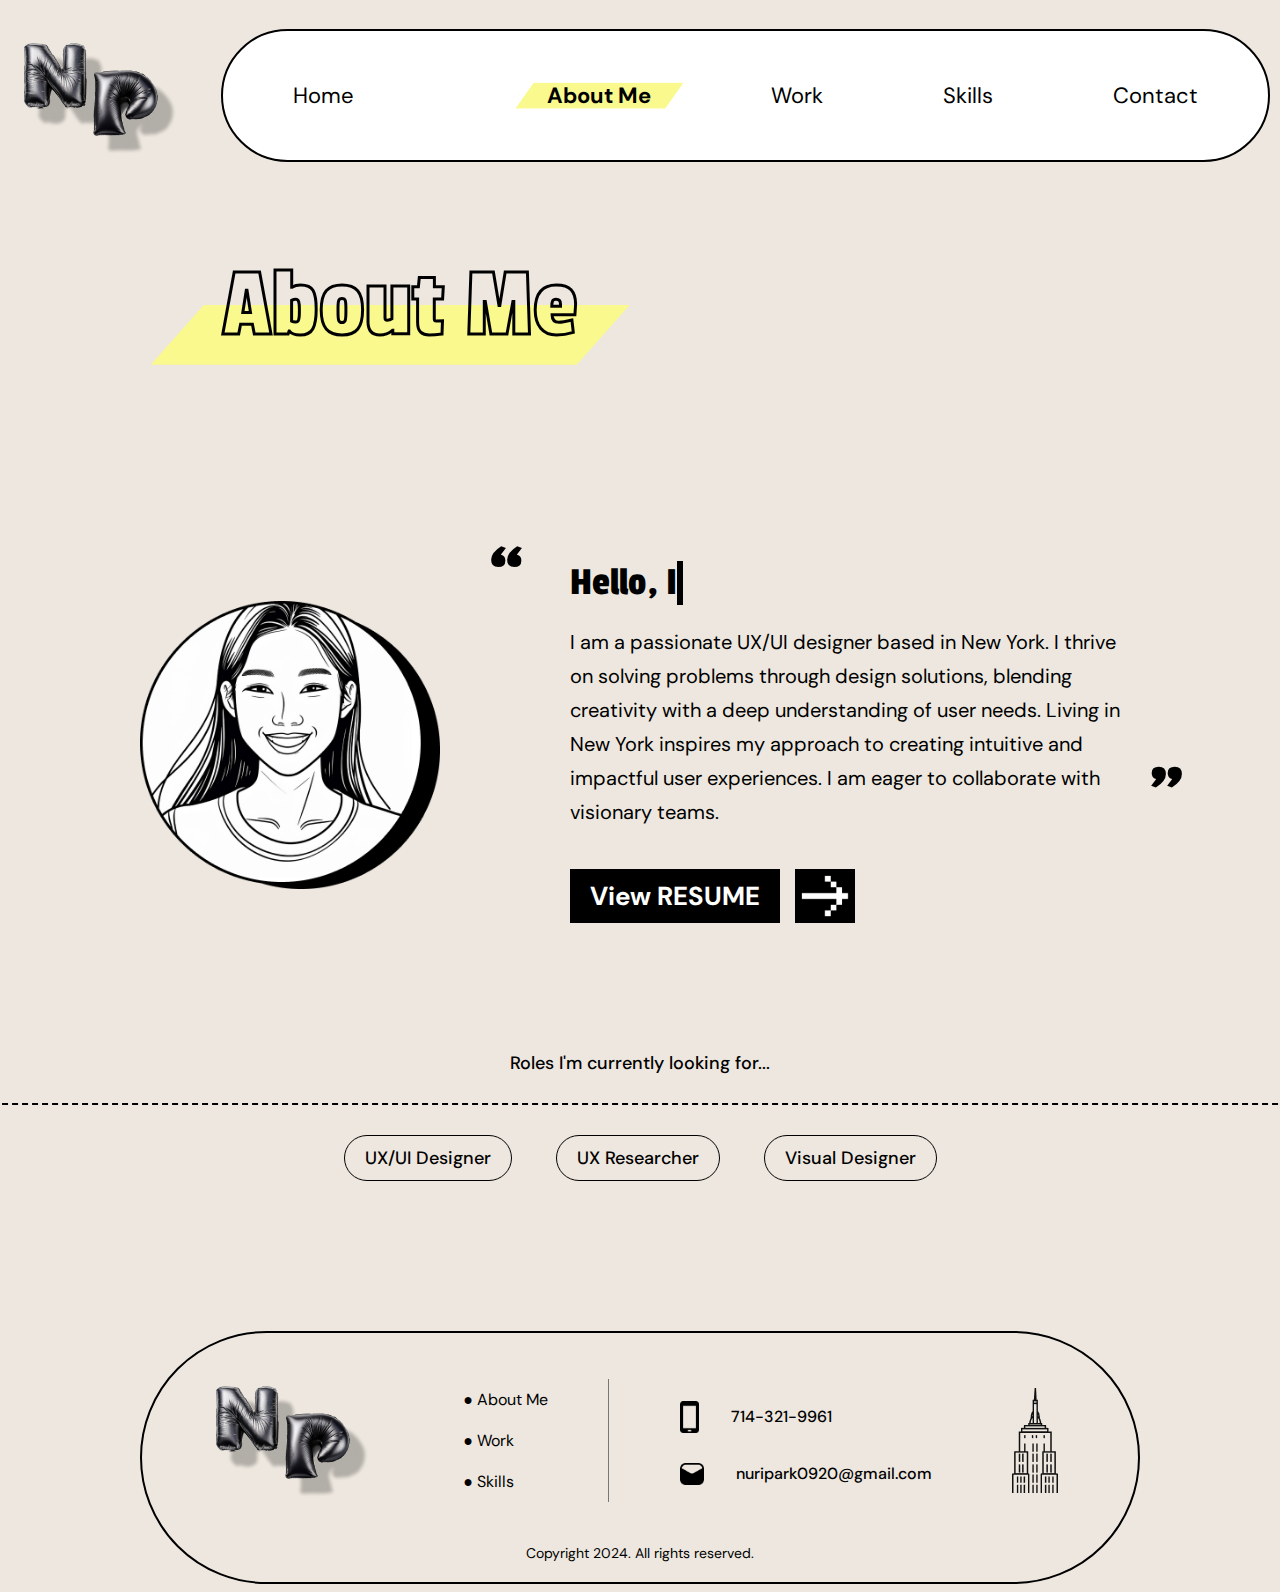
<file: index.html>
<!DOCTYPE html>
<html>
    <head>
        <link rel="stylesheet" href="css/style_HW_17.css">
        <link rel="preconnect" href="https://fonts.googleapis.com">
        <link rel="preconnect" href="https://fonts.gstatic.com" crossorigin>
        <link href="https://fonts.googleapis.com/css2?family=Passion+One:wght@400;700;900&display=swap" rel="stylesheet">
        <link rel="preconnect" href="https://fonts.googleapis.com">
        <link rel="preconnect" href="https://fonts.gstatic.com" crossorigin>
        <link href="https://fonts.googleapis.com/css2?family=DM+Sans:ital,opsz,wght@0,9..40,100..1000;1,9..40,100..1000&display=swap" rel="stylesheet">
        <meta name="viewport" content="width=device-width, initial-scale=1.0">
        <!-- Google tag (gtag.js) -->
        <script async src="https://www.googletagmanager.com/gtag/js?id=G-37LJF4W4J7"></script>
        <script>
         window.dataLayer = window.dataLayer || [];
         function gtag(){dataLayer.push(arguments);}
         gtag('js', new Date());
         
         gtag('config', 'G-37LJF4W4J7');
        </script>
    </head>
    <body>
    <!-- Navbar -->
        <header class="navigation">
            <div class="inline-block logo">
                <img src="Images\Logo.png" alt="logo">
            </div>
            <nav class="inline-block">
                <ul>
                    <li class="navigation-text"><a href="#">Home</a></li>
                    <li class="navigation-text-active">
                        <span class="highlight" href="#">About Me</span>
                    </li>
                    <li class="navigation-text"><a href="Work_index.html">Work</a></li>
                    <li class="navigation-text"><a href="Skills_index.html">Skills</a></li>
                    <li class="navigation-text"><a href="#">Contact</a></li>
                </ul>
            </nav>
        </header>

        <!-- mobile header -->
        <div class="mobile-header">
            <img src="Images\Logo.png" alt="logo" class="mobile-logo">
            <div class="menu-icon-wrapper">
                <img src="Images\mobile menu icon.png" alt="menu" class="menu-icon" id="menu-icon">
                <span class="menu-icon-bg"></span>
            </div>
        </div>

        <!--mobile overlay nav menu-->
        <div class="overlay-nav" id="overlay-nav">
            <div class="overlay-header">
                <img src="Images\Logo.png" alt="logo" class="overlay-logo">
                <img src="Images\icon-x close.png" alt="close" class="close-icon" id="close-icon">
            </div>
            <ul>
                <li class="navigation=text"><a href="#">Home</a></li>
                <li class="navigation=text"><a href="#">About Me</a></li>
                <li class="navigation=text"><a href="Work_index.html">Work</a></li>
                <li class="navigation=text"><a href="Skills_index.html">Skills</a></li>
                <li class="navigation=text"><a href="#">Contact</a></li>
            </ul>
        </div>
        
        <!-- Content -->
        <section class="heroImg">
            <!-- About me section -->
            <h1>About Me</h1>
            <div class="content">
               <div class="text-section">
                <img src="Images\about me-img.png" alt="picture of me" class="left">
                <div class="text-content">
                    <div class="quote-container">
                        <span class="quote-left">“</span>
                        <h2 id="typing-text"></h2>
                        <span class="cursor" id="cursor"></span>
                    </div>
                    <div class="quote-container">
                        <p>I am a passionate UX/UI designer based in New York. I thrive on solving problems through design solutions, blending creativity with a deep understanding of user needs. Living in New York inspires my approach to creating intuitive and impactful user experiences. I am eager to collaborate with visionary teams.</p>
                        <span class="quote-right">”</span>
                    </div>
                    <div class="button-section">
                        <span class="resume-text">View RESUME</span>
                        <a href="#" class="arrow-button">
                            <img src="Images\arrow.png" alt="arrow" class="arrow-icon">
                        </a>
                    </div>
                </div>
               </div>
            </div>
            <!-- Roles section -->
            <div class="roles">
                <div class="roles-text">
                    <p>Roles I'm currently looking for...</p>
                </div>
                <hr class="roles-hr">
                <div class="roles-box">UX/UI Designer</div>
                <div class="roles-box">UX Researcher</div>
                <div class="roles-box">Visual Designer</div>
                </div>
            </div>
        </section>

        <div id="back-to-top">
            <div class="arrow-up"></div>
        </div>
        <!-- Footer -->
        <footer class="footer">
            <div class="footer content">
                <div class="footer-logo-container">
                    <div class="footer-logo">
                        <img src="Images\Logo.png" alt="logo">
                    </div>
                </div>
                <ul class="footer-menu">
                    <li><a href="#">● About Me</a></li>
                    <li><a href="#">● Work</a></li>
                    <li><a href="#">● Skills</a></li>
                </ul>
                <div class="footer-info">
                    <div class="info-section">
                        <div class="contact-info">
                            <div class="phone">
                                <div class="phone-img">
                                    <img src="Images\phone icon.png" alt="phone icon" width="auto" height="32">
                                </div>
                                <a href="tel:7143219961">714-321-9961</a>
                            </div>
                            <div class="email">
                                <div class="email-img">
                                    <img src="Images\email icon.png" alt="email icon" width="24" height="auto">
                                </div>
                                <a href="mailto:nuripark0920@gmail.com">nuripark0920@gmail.com</a>
                            </div>
                        </div>
                        <div class="nyc-image">
                            <img src="Images\Icon_NY.png" alt="NYC">
                        </div>
                    </div>
                </div>
            </div>
            <div class="footer-bottom">
                <p>Copyright 2024. All rights reserved.</p>
            </div>
        </footer>
    
        <script src="https://ajax.googleapis.com/ajax/libs/jquery/3.4.1/jquery.min.js"></script>
        <script src="js/index.js"></script>
    </body>
</html>
</file>
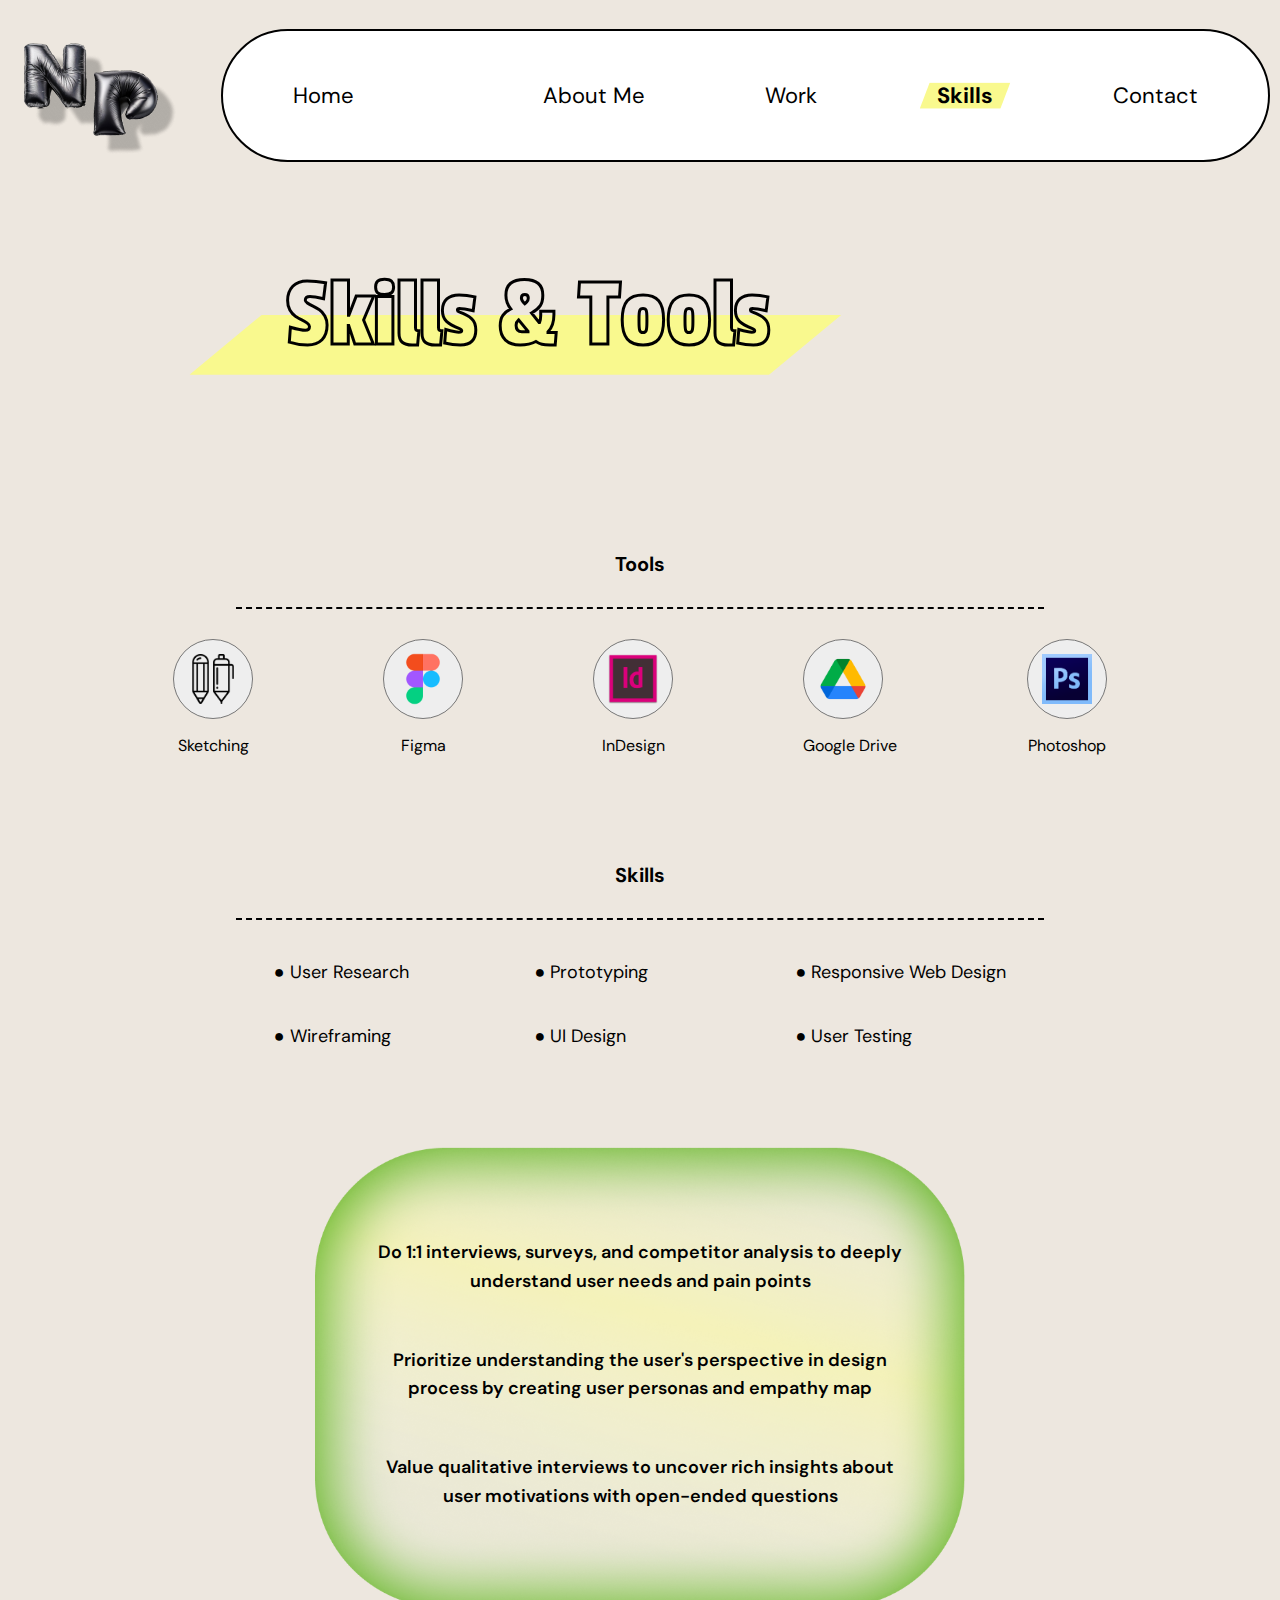
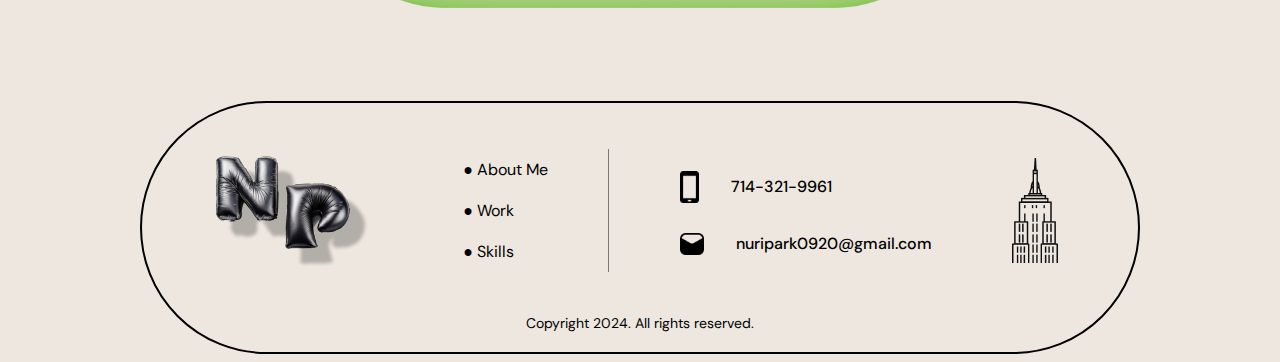
<file: Skills_index.html>
<!DOCTYPE html>
<html>
    <head>
        <link rel="stylesheet" href="css\Skills_style.css">
        <link rel="preconnect" href="https://fonts.googleapis.com">
        <link rel="preconnect" href="https://fonts.gstatic.com" crossorigin>
        <link href="https://fonts.googleapis.com/css2?family=Passion+One:wght@400;700;900&display=swap" rel="stylesheet">
        <link rel="preconnect" href="https://fonts.googleapis.com">
        <link rel="preconnect" href="https://fonts.gstatic.com" crossorigin>
        <link href="https://fonts.googleapis.com/css2?family=DM+Sans:ital,opsz,wght@0,9..40,100..1000;1,9..40,100..1000&display=swap" rel="stylesheet">
        <meta name="viewport" content="width=device-width, initial-scale=1.0">
    </head>
    <body>
    <!-- Navbar -->
        <header class="navigation">
            <div class="inline-block logo">
                <img src="Images\Logo.png" alt="logo">
            </div>
            <nav class="inline-block">
                <ul>
                    <li class="navigation-text"><a href="#">Home</a></li>
                    <li class="navigation-text"><a href="index.html">About Me</a></li>
                    <li class="navigation-text"><a href="Work_index.html">Work</a></li>
                    <li class="navigation-text-active">
                        <span class="highlight" href="#">Skills</span>
                    </li>
                    <li class="navigation-text"><a href="#">Contact</a></li>
                </ul>
            </nav>
        </header>

        <!-- mobile header -->
        <div class="mobile-header">
            <img src="Images\Logo.png" alt="logo" class="mobile-logo">
            <div class="menu-icon-wrapper">
                <img src="Images\mobile menu icon.png" alt="menu" class="menu-icon" id="menu-icon">
                <span class="menu-icon-bg"></span>
            </div>
        </div>

        <!--mobile overlay nav menu-->
        <div class="overlay-nav" id="overlay-nav">
            <div class="overlay-header">
                <img src="Images\Logo.png" alt="logo" class="overlay-logo">
                <img src="Images\icon-x close.png" alt="close" class="close-icon" id="close-icon">
            </div>
            <ul>
                <li class="navigation=text"><a href="#">Home</a></li>
                <li class="navigation=text"><a href="index.html">About Me</a></li>
                <li class="navigation=text"><a href="Work_index.html">Work</a></li>
                <li class="navigation=text"><a href="#">Skills</a></li>
                <li class="navigation=text"><a href="#">Contact</a></li>
            </ul>
        </div>

        <!-- Content -->
        <section class="mySkills">
            <h1>Skills & Tools</h1>
            <div class="flexContainer">
                <h4>Tools</h4>
                <hr>
                <div class="tools-container">
                    <div class="tools">
                        <div class="tool">
                            <div class="circle">
                                <img src="Images\Icon-Pencil.png" alt="Sketching">
                            </div>
                            <p>Sketching</p>
                        </div>
                        <div class="tool">
                            <div class="circle">
                                <img src="Images\Icon-Figma.png" alt="Figma">
                            </div>
                            <p>Figma</p>
                        </div>
                        <div class="tool">
                            <div class="circle">
                                <img src="Images\Icon-Id.png" alt="Indesign">
                            </div>
                            <p>InDesign</p>
                        </div>
                        <div class="tool">
                            <div class="circle">
                                <img src="Images\Icon-Google.png" alt="GoogleDrive">
                            </div>
                            <p>Google Drive</p>
                        </div>
                        <div class="tool">
                            <div class="circle">
                                <img src="Images\Icon-Ps.png" alt="Photoshop">
                            </div>
                            <p>Photoshop</p>
                        </div>
                    </div>
                </div>
                <h4>Skills</h4>
                <hr>
                <div class="skills-container">
                    <div class="skills">
                        <div class="skill">● User Research</div>
                        <div class="skill">● Prototyping</div>
                        <div class="skill">● Responsive Web Design</div>
                        <div class="skill">● Wireframing</div>
                        <div class="skill">● UI Design</div>
                        <div class="skill">● User Testing</div>
                    </div>
                </div>
                <div class="descriptions">
                    <img src="Images\Skills_background.png" class="backgroundImage" alt="background">
                    <p>Do 1:1 interviews, surveys, and competitor analysis to deeply understand user needs and pain points</p>
                    <p>Prioritize understanding the user's perspective in design process by creating user personas and empathy map</p>
                    <p>Value qualitative interviews to uncover rich insights about user motivations with open-ended questions</p>
                </div>
            </div>
        </section>

        <div id="back-to-top">
            <div class="arrow-up"></div>
        </div>

        <!-- Footer -->
        <footer class="footer">
            <div class="footer-content">
                <div class="footer-logo">
                    <img src="Images\Logo.png" alt="logo">
                </div>
                <ul class="footer-menu">
                    <li><a href="#">● About Me</a></li>
                    <li><a href="#">● Work</a></li>
                    <li><a href="#">● Skills</a></li>
                </ul>
                <div class="footer-info">
                    <div class="info-section">
                        <div class="contact-info">
                            <div class="phone">
                                <div class="phone-img">
                                    <img src="Images\phone icon.png" alt="phone icon" width="auto" height="32">
                                </div>
                                <a href="tel:7143219961">714-321-9961</a>
                            </div>
                            <div class="email">
                                <div class="email-img">
                                    <img src="Images\email icon.png" alt="email icon" width="24" height="auto">
                                </div>
                                <a href="mailto:nuripark0920@gmail.com">nuripark0920@gmail.com</a>
                            </div>
                        </div>
                        <div class="nyc-image">
                            <img src="Images\Icon_NY.png" alt="NYC">
                        </div>
                    </div>
                </div>
            </div>
            <div class="footer-bottom">
                <p>Copyright 2024. All rights reserved.</p>
            </div>
        </footer>
        <script src="https://ajax.googleapis.com/ajax/libs/jquery/3.4.1/jquery.min.js"></script>
        <script src="js/index.js"></script>
    </body>
</html>
</file>
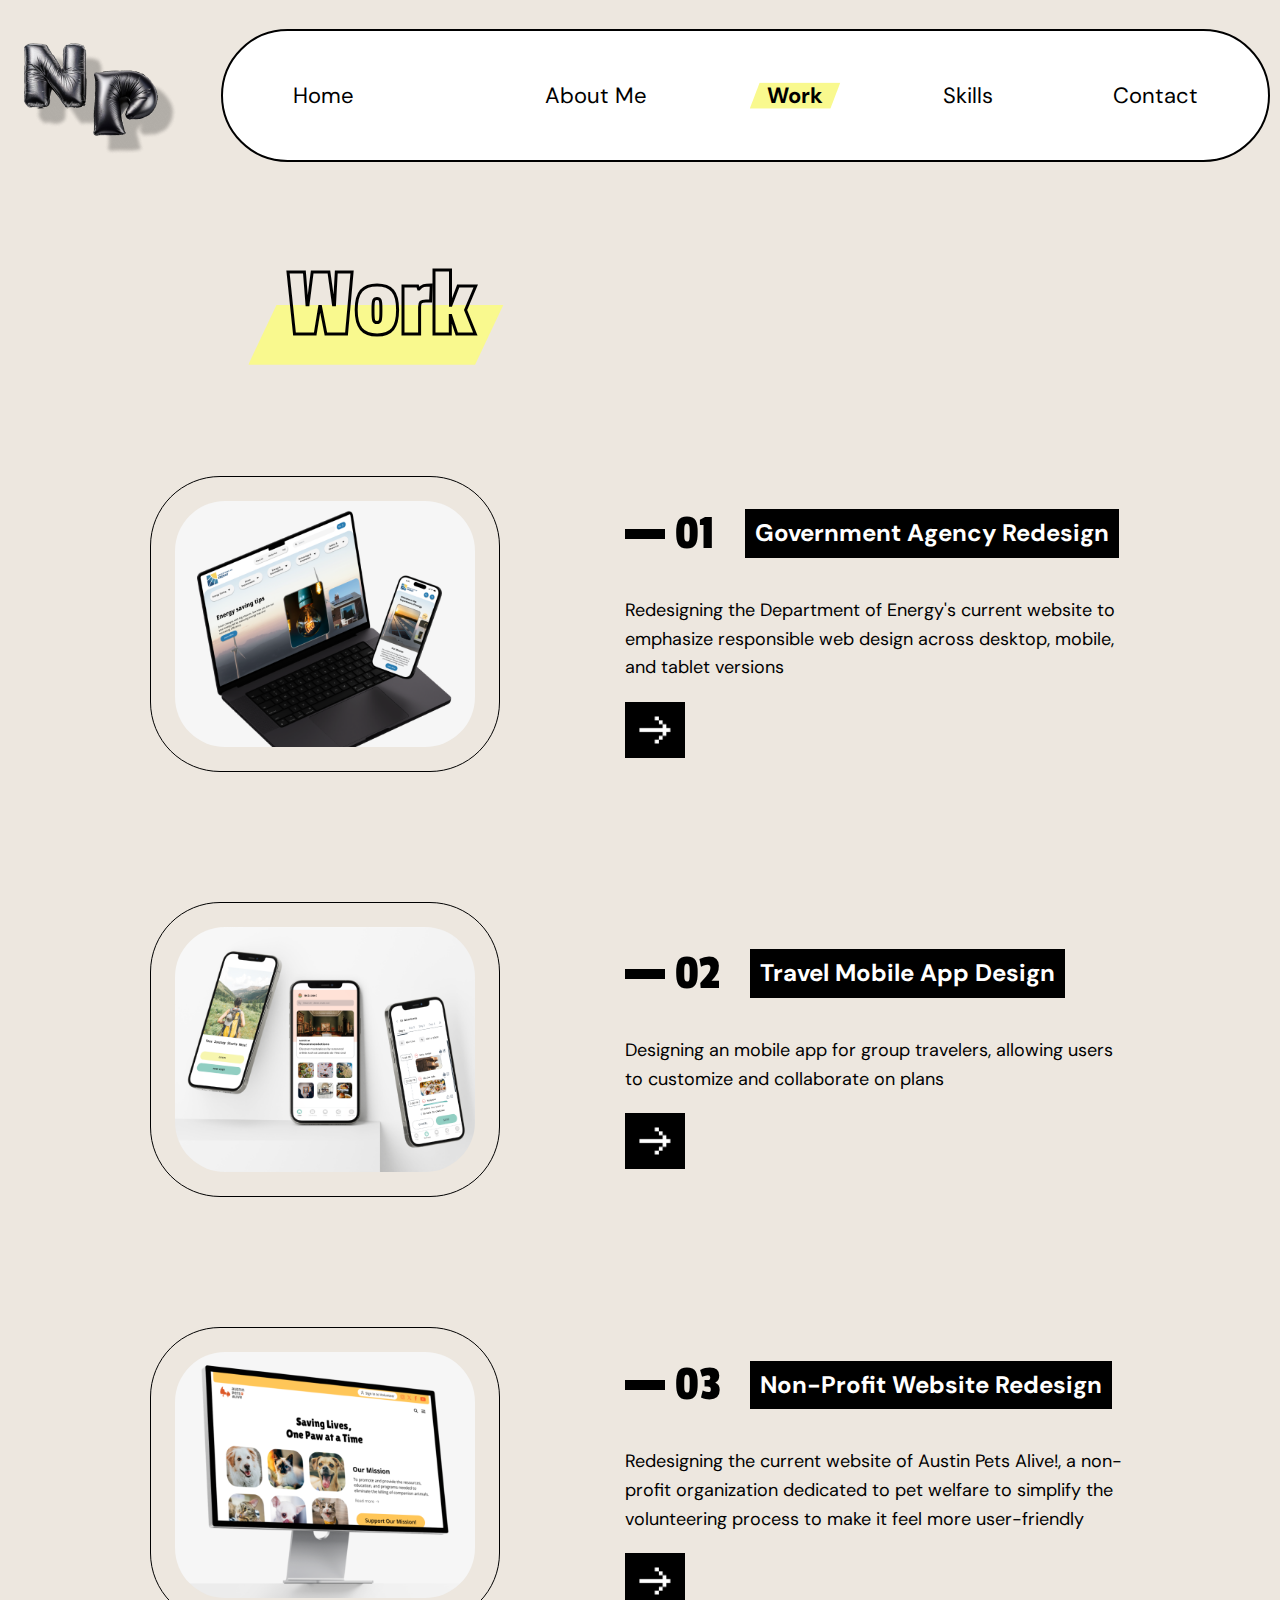
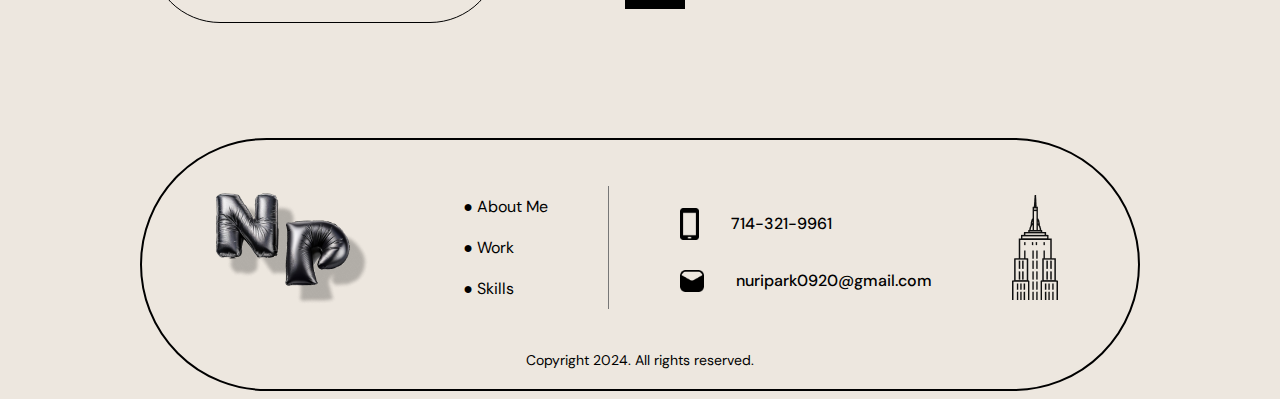
<file: Work_index.html>
<!DOCTYPE html>
<html>
    <head>
        <link rel="stylesheet" href="css/Work_style.css">
        <link rel="preconnect" href="https://fonts.googleapis.com">
        <link rel="preconnect" href="https://fonts.gstatic.com" crossorigin>
        <link href="https://fonts.googleapis.com/css2?family=Passion+One:wght@400;700;900&display=swap" rel="stylesheet">
        <link rel="preconnect" href="https://fonts.googleapis.com">
        <link rel="preconnect" href="https://fonts.gstatic.com" crossorigin>
        <link href="https://fonts.googleapis.com/css2?family=DM+Sans:ital,opsz,wght@0,9..40,100..1000;1,9..40,100..1000&display=swap" rel="stylesheet">
        <meta name="viewport" content="width=device-width, initial-scale=1.0">
    </head>
    <body>
    <!-- Navbar -->
        <header class="navigation">
            <div class="inline-block logo">
                <img src="Images/Logo.png" alt="logo">
            </div>
            <nav class="inline-block">
                <ul>
                    <li class="navigation-text"><a href="#">Home</a></li>
                    <li class="navigation-text"><a href="index.html">About Me</a></li>
                    <li class="navigation-text-active">
                        <span class="highlight" href="#">Work</span>
                    </li>
                    <li class="navigation-text"><a href="Skills_index.html">Skills</a></li>
                    <li class="navigation-text"><a href="#">Contact</a></li>
                </ul>
            </nav>
        </header>

        <!-- mobile header -->
        <div class="mobile-header">
            <img src="Images\Logo.png" alt="logo" class="mobile-logo">
            <div class="menu-icon-wrapper">
                <img src="Images\mobile menu icon.png" alt="menu" class="menu-icon" id="menu-icon">
                <span class="menu-icon-bg"></span>
            </div>
        </div>

        <!--mobile overlay nav menu-->
        <div class="overlay-nav" id="overlay-nav">
            <div class="overlay-header">
                <img src="Images\Logo.png" alt="logo" class="overlay-logo">
                <img src="Images\icon-x close.png" alt="close" class="close-icon" id="close-icon">
            </div>
            <ul>
                <li class="navigation=text"><a href="#">Home</a></li>
                <li class="navigation=text"><a href="index.html">About Me</a></li>
                <li class="navigation=text"><a href="#">Work</a></li>
                <li class="navigation=text"><a href="Skills_index.html">Skills</a></li>
                <li class="navigation=text"><a href="#">Contact</a></li>
            </ul>
        </div>

        <!-- Content -->
        <section class="myWork">
            <h1>Work</h1>
            <div class="workGrid">
                <div class="workitem">
                    <a href="#">
                     <img src="Images\my work-1.png" alt="work 1">
                    </a>
                </div>
                <div class="workDescription">
                    <div class="workHeader">
                        <span class="workNumber">01</span>
                        <h4>Government Agency Redesign</h4>
                    </div>
                    <p>Redesigning the Department of Energy's current website to emphasize responsible web design across desktop, mobile, and tablet versions</p>
                    <a href="https://nuripp.github.io/-UX_UI_HW_20/" class="arrow-button">
                        <img src="Images\arrow.png" alt="Arrow" class="arrow-icon">
                    </a>
                </div>

                <div class="workitem">
                    <a href="#">
                        <img src="Images\my work-2.png" alt="work 2">
                    </a>
                </div>
                <div class="workDescription">
                    <div class="workHeader">
                        <span class="workNumber">02</span>
                        <h4>Travel Mobile App Design</h4>
                    </div>
                    <p>Designing an mobile app for group travelers, allowing users to customize and collaborate on plans</p>
                    <a href="#" class="arrow-button">
                        <img src="Images\arrow.png" alt="Arrow" class="arrow-icon">
                    </a>
                </div>

                <div class="workitem">
                    <a href="#">
                        <img src="Images\my work-3.png" alt="work 3">
                    </a>
                </div>
                <div class="workDescription">
                    <div class="workHeader">
                        <span class="workNumber">03</span>
                        <h4>Non-Profit Website Redesign</h4>
                    </div>
                    <p>Redesigning the current website of Austin Pets Alive!, a non-profit organization dedicated to pet welfare to simplify the volunteering process to make it feel more user-friendly</p>
                    <a href="#" class="arrow-button">
                        <img src="Images\arrow.png" alt="Arrow" class="arrow-icon">
                    </a>
                </div>
            </div>
        </section>

        <div id="back-to-top">
            <div class="arrow-up"></div>
        </div>

        <!-- Footer -->
        <footer class="footer">
            <div class="footer-content">
                <div class="footer-logo">
                    <img src="Images\Logo.png" alt="logo">
                </div>
                <ul class="footer-menu">
                    <li><a href="#">● About Me</a></li>
                    <li><a href="#">● Work</a></li>
                    <li><a href="#">● Skills</a></li>
                </ul>
                <div class="footer-info">
                    <div class="info-section">
                        <div class="contact-info">
                            <div class="phone">
                                <div class="phone-img">
                                    <img src="Images\phone icon.png" alt="phone icon" width="auto" height="32">
                                </div>
                                <a href="tel:7143219961">714-321-9961</a>
                            </div>
                            <div class="email">
                                <div class="email-img">
                                    <img src="Images\email icon.png" alt="email icon" width="24" height="auto">
                                </div>
                                <a href="mailto:nuripark0920@gmail.com">nuripark0920@gmail.com</a>
                            </div>
                        </div>
                        <div class="nyc-image">
                            <img src="Images\Icon_NY.png" alt="NYC">
                        </div>
                    </div>
                </div>
            </div>
            <div class="footer-bottom">
                <p>Copyright 2024. All rights reserved.</p>
            </div>
        </footer>
        
        <script src="https://ajax.googleapis.com/ajax/libs/jquery/3.4.1/jquery.min.js"></script>
        <script src="js/index.js"></script>
    </body>
</html>
</file>
<file: css/style_HW_17.css>
/* Font*/
h1, h2 {
    font-family: "Passion One", sans-serif;
    font-weight: 400;
    font-style: normal;
}
h1{
    font-size: 100px;
    position: relative;
    left: -20%;
    top: -180px;
    display: inline-block;
    padding-bottom: 10px;
    margin-bottom: 10px;
    font-family: "Passion One", sans-serif;
    font-weight: 400;
    color: transparent;
    -webkit-text-stroke: 3px black;
    z-index: 1;
}

h1::before {
    content: '';
    position: absolute;
    left: 55%;
    top: 70%;
    transform: translate(-50%, -50%);
    width: 150%;
    height: 0.6em;
    background-color: #F9F98E;
    clip-path: polygon(10% 0%, 90% 0%, 80% 100%, 0% 100%);
    z-index: -1; 
}

/*h1::after {
    content: '';
    position: absolute;
    left: 0;
    bottom: -5px;
    width: 200%;
    height: 10px;
    background-color: #f9f98e;
    z-index: -1;
    box-shadow: 0 5px 0 0 #f9f98e;
}*/

h2 {
    font-size: 40px;
}
body {
    font-family: "DM Sans", sans-serif;
    background-color: #EDE7DF;
}

/* Header section*/

.navigation-text {
    font-size: 22px;
    font-weight: 400;
}
.navigation-text-active {
    font-size: 22px;
    font-weight: 700;
    position: relative;
    display: inline-block;
    pointer-events: none;
}

.navigation-text-active .highlight {
    position: relative;
    display: inline-block;
    z-index: 1;
}

.navigation-text-active .highlight::before {
    content: '';
    position: absolute;
    top: 50%;
    left: 60%;
    transform: translate(-50%, -50%);
    width: 180%;
    height: 1.2em;
    background-color: #F9F98E;
    z-index: -2;
    pointer-events: none;
    clip-path: polygon(10% 0%, 90% 0%, 80% 100%, 0% 100%);
}


.inline-block {
    vertical-align: top;
    align-items: center;
}

.inline-block.logo {
    background-color: transparent;
}

header.navigation {
    justify-content: center;
    width: 100%;
    display: flex;
    align-items: center;
    padding: 10px;
    box-sizing: border-box;
    position: fixed;
    top: 0;
    left: 0;
    z-index: 1000;
    background-color: #EDE7DF;
}
header.navigation > .inline-block {
    display: flex;
    align-items: center;
    gap: 20px;
    width: auto;
    max-width: 1100px;
}
nav a {
    color: black;
    text-decoration: none;
    position: relative;
    z-index: 1;
}
nav li:first-child {
    margin-right: auto;
}
.logo {
    width: auto;
    padding: 0%;
    text-align: center;
    vertical-align: middle;
    flex: 0 0 auto;
    margin-right: 40px;
}
nav {
    display: flex;
    flex: 1;
    justify-content: center;
}
nav ul {
    display: flex;
    justify-content: center;
    list-style: none;
    padding: 0;
    width: 100%;
    max-width: 1200px;
    padding: 1%;
    vertical-align: middle;
    list-style-type: none;
    margin: 0;
    overflow: hidden;
    border: 2px solid black;
    border-radius: 999px;
    background-color: white;
    position: relative;
}
nav li {
    margin: 0 20px;
    display: inline-block;
    text-align: center;
    padding: 40px;
    position: relative;
}
  li:first-child {
    border-right: none
  }
nav .active{
    background-color: #F9F98E;
    text-align: center;
    z-index: 1;
}

nav .active .highlight {
    background-color: #F9F98E;
    position: absolute;
    top: 50%;
    left: 50%;
    transform: translate(-50%, -50%);
    width: 100%;
    height: 100%;
    border-radius: 999px;
    z-index: -1;
}

nav .active .highlight::before {
    content: '';
    position: absolute;
    top: 50%;
    left: 50%;
    transform: translate(-50%, -50%);
    width: 100%;
    height: 100%;
    background-color: #F9F98E;
    z-index: -1;
    clip-path: polygon(10% 0%, 90% 0%, 80% 100%, 0% 100%);
    border-radius: 999px;
}

nav li::before {
    content: '';
    position: absolute;
    top: 50%;
    left: 50%;
    transform: translate(-50%, -50%);
    width: 60%;
    height: 40%;
    background: radial-gradient(circle, rgba(229,229,121,0.7) 0%, rgba(229,229,121,0) 100%);
    border-radius: 50%;
    padding: 0px 0px;
    z-index: 0;
    display: none;
}

nav li.nav-hover::before {
    display: block;
}

/* text animation*/
#typing-text {
    display: inline;
    white-space: nowrap;
    overflow: hidden;
    border-right: 0.15em solid black; 
    animation: typing 4s steps(40, end), blink-caret 0.75s step-end infinite;
}

.cursor {
    display: inline;
    opacity: 1;
    animation: blink-caret 0.75s step-end infinite;
}

@keyframes typing {
    from { width: 0; }
    to { width: 100%; }
}

@keyframes blink-caret {
    from, to { border-color: transparent; }
    50% { border-color: black; }
}


/* HeroImg section */
.heroImg {
    height: auto;
    padding: 30px;
    margin-top: 180px;
    position: relative;
    display: flex;
    flex-direction: column;
    align-items: center;
}
.content {
    margin: center;
    display: flex;
    justify-content: space-between;
    align-items: center;
    margin-bottom: 80px;
    align-items: flex-start;
    max-width: 1000px;
    width: 100%;
}
.left {
    float: left;
    padding-right: 80px;
    flex: 1;
    max-width: 300px;
    margin-top: 40px;
    margin-right: 20px;
}

.quote-left, .quote-right {
    font-size: 80px;
    position: absolute;
    color: black;
}

.quote-container {
    position: relative;
}

.quote-left {
    left: -80px;
    top: -30px;
    font-family: "Passion One", sans-serif;
    position: absolute;
    z-index: 1;
}

.quote-right {
    right: -60px;
    bottom: 10px;
    left: 580px;
    font-family: "Passion One", sans-serif;
}
.text-content {
    position: relative;
    z-index: 1;
    max-width: 2000px;
    display: flex;
    flex-direction: column;
}
.text-content h2 {
    margin: 0;
    margin-top: 20px;

}
.text-content p {
    line-height: 1.7;
    font-size: 20px;
}

/*.button {
    display: inline-block;
    text-decoration: none;
    border-radius: 999px;
    overflow: hidden;
}*/

.resume-text {
    font-size: 26px;
    font-weight: bold;
    color: white;
    background-color: black; 
    padding: 10px 20px;
    display: inline-block;
}

.arrow-button {
    display: inline-flex;
    align-items: center;
    margin-left: 15px;
    background-color: black;
    transition: transform 0.3s ease;
}

.arrow-button:hover {
    transform: scale(1.2);
}

.arrow-icon {
    width: 60px;
    height: auto;
}

.text-section {
    display: flex;
    align-items: flex-start;
    gap: 30px;
}
.button-section {
    text-align: center;
    margin-top: 20px;
    display: flex;
    align-items: center;
}
.roles {
    text-align: center;
    margin-top: 30px;
    position: relative;
}
.roles-hr {
    margin: 10px 0;
    border: none;
    border-top: 2px dashed black;
    position: relative;
    top: 40%;
    left: 50%;
    transform: translateX(-50%);
    width: 230%;
    max-width: none;
}
.roles-box {
    display: inline-block;
    padding: 10px 20px;
    margin: 20px;
    border: 1px solid black;
    border-radius: 999px;
    font-size: 18px;
    font-weight: 500;
}
.roles-text {
    position: relative;
    display: inline-block;
    padding: 0 20px;
    font-size: 18px;
    font-weight: 500;
}

/* Back to Top button */
#back-to-top {
    position: fixed;
    bottom: 30px;
    right: 30px;
    width: 50px;
    height: 50px;
    background-color: #fff;
    border: 2px solid #799CE5;
    border-radius: 50%;
    display: none;
    justify-content: center;
    align-items: center;
    cursor: pointer;
    transition: opacity 0.3s background-color 0.3s, color 0.3s;
    opacity: 0.5;
    z-index: 2000;
}

#back-to-top .arrow-up {
    width: 0;
    height: 0;
    border-left: 13px solid transparent;
    border-right: 13px solid transparent;
    border-bottom: 18px solid #799CE5;
    border-radius: 5px;
    transition: border-bottom-color 0.1s, border-radius 0.3s;
}

#back-to-top.show {
    display: flex;
    opacity: 1;
}

#back-to-top:hover {
    background-color: #799CE5;
}

#back-to-top:hover .arrow-up {
    border-bottom-color: #fff;
    border-radius: 3px;
}


/* Footer section*/
footer {
    display: flex;
    flex-direction: column;
    align-items: center;
    justify-content: center;
    max-width: 1000px;
    width: 100%;
    margin: 0 auto;
    padding: 20px;
    box-sizing: border-box;
    border: 2px solid black;
    border-radius: 999px;
    margin-top: 100px;
    overflow: hidden;
}

.footer-content {
    display: flex;
    justify-content: space-between;
    width: 100%;
    align-items: center;
}

.footer-logo {
    max-width: 0px;
    margin-right: -55px;
    margin-left: 40px;
}

.footer-logo img {
    display: block;
    margin: 0 auto;
}

.footer-menu {
    display: flex;
    flex-direction: column;
    list-style: none;
    padding: 0;
    margin: 26px 0px;
    margin-right: 0px;
    border-right: 1px solid #777777;
    padding-right: 60px;
    margin-bottom: 0;
    margin-left: 5px;
}

.footer-menu li {
    margin: 10px 0;
}

.footer-menu a {
    color: black;
    text-decoration: none;
}

.footer-info a {
    color: black;
    text-decoration: none;
}

.footer-info {
    display: flex;
    flex-direction: column;
    justify-content: space-between;
    align-items: center;
    margin-top: 68px;
    margin-left: -150px;
    margin-right: 20px;
}

.info-section {
    display: flex;
    flex-direction: row;
    align-items: center;
    margin-top: -20px;
    margin-left: -75px;
}

.contact-info {
    display: flex;
    flex-direction: column;
    margin-right: 80px;
}

.phone, .email {
    margin-bottom: 30px;
    display: flex;
    align-items: center;
}

.phone a, .email a {
    padding-left: 30px;
    font-weight: 500;
    margin: 0;
    line-height: 1;
}

.phone-img, .email-img {
    display: flex;
    align-items: center;
    margin-right: 2px;
}

.nyc-image {
    max-width: 50px;
    margin-top: -30px;
    margin-right: 40px;
}

.footer-bottom {
    text-align: center;
    font-size: 14px;
    margin-top: -60px;
}

.footer-bottom p {
    margin: 0;
}


/*Media query*/
@media only screen and (max-width: 430px){

    header.navigation {
        display: none;
    }


    .mobile-header {
        width: 100%;
        padding: 10px 0;
        position: fixed;
        top: 0;
        left: 0;
        z-index: 1000;
        background-color: #EDE7DF !important;
        display: flex;
        justify-content: space-between;
        align-items: center;
    }

    .mobile-logo {
        width: 130px;
        margin-left: 30px;
    }

   /*  .menu-icon-wrapper {
        position: relative;
        margin-right: 30px;
        cursor: pointer;
        display: flex;
        justify-content: center;
        align-items: center;
    }*/

    .menu-icon {
        width: 30px;
        height: auto;
        z-index: 1;
    }

    .menu-icon-bg {
        position: absolute;
        margin-right: 30px;
        width: 50px;
        height: 50px;
        background: radial-gradient(circle, rgba(229, 229, 121, 1) 0%, rgba(229, 229, 121, 0) 100%);
        border-radius: 50%;
        transition: opacity 0.3s;
        opacity: 0;
        pointer-events: none;
        z-index: -1;
    }

    .menu-icon-wrapper:hover .menu-icon-bg {
        opacity: 1;
    }

    
    h1 {
        font-size: 48px !important;
        -webkit-text-stroke: 1px black;
        margin-top: 200px !important;
        margin-bottom: 30px;
    }

    /*Mobile Footer */
    .footer-menu {
        display: none;
    }

    footer {
        display: flex;
        flex-direction: column;
        align-items: center;
        justify-content: center;
        width: 90%;
        height: auto;
        padding: 20px;
        text-align: center;
        box-sizing: border-box;
        border-radius: 100px;
        margin-top: 60px;
    }

    .footer-content {
        display: flex;
        flex-direction: column;
        align-items: center;
        justify-content: center;
        text-align: center;
        width: 100%;
    }

    .footer-logo img {
        width: 100px;
        height: auto;
        display: block;
        margin-right: 60px;
    }

    .footer-logo {
        width: 100%;
        height: auto;
        margin: 0 auto 10px auto;

        display: flex;
        justify-content: center;
        align-items: center;
        text-align: center;
    }

    .footer-info {
        display: flex;
        justify-content: space-between;
        align-items: center;
        width: 100%;
    }

    .contact-info {
        display: flex;
        flex-direction: column;
        align-items: flex-start;
        margin-bottom: 10px;
        gap: 20px;
    }

    .phone, .email {
        display: flex;
        align-items: center;
        margin-bottom: 10px;
        font-size: 14px;
        font-weight: 500;
        margin-left: 280px;
    }

    .phone-img, .email-img {
        margin-right: -10px;
    }

    .nyc-image {
        align-self: flex-end;
        margin-top: -50px;
        width: 30px;
        margin-bottom: 10px;
        margin-left: -30px
    }

    .nyc-image img {
        width: 35px;
        height: auto;
        margin-bottom: 10px;
    }

    .footer-bottom {
        width: 100%;
        text-align: center;
        font-size: 12px;
    }
}

/*only header-mobile */
@media only screen and (min-width: 241px) and (max-width: 1124px) {
    header.navigation {
        display: none;
    }

    .mobile-header {
        width: 100%;
        padding: 10px 0;
        position: fixed;
        top: 0;
        left: 0;
        z-index: 1000;
        background-color: #EDE7DF !important;
        display: flex;
        justify-content: space-between;
        align-items: center;
    }

    .mobile-logo {
        width: 130px;
        margin-left: 30px;
    }

    #menu-icon {
        width: 30px;
        margin-right: 30px;
    }


    h1 {
        font-size: 48px !important;
        -webkit-text-stroke: 1px black;
        margin-top: 200px;
        margin-bottom: 30px;
    }

    .heroImg {
        width: 100%;
        padding: 0px;
        box-sizing: border-box;
        margin-top: 180px;
        margin-left: -40px;
    }

    .overlay-nav {
        display: none;
        position: fixed;
        top: 0;
        left: 0;
        width: 100%;
        height: 100%;
        background-color: #799CE5;
        z-index: 9999;
        justify-content: flex-start;
        align-items: flex-start;
        flex-direction: column;
        box-sizing: border-box;
    }

    .overlay-header {
        width: 100%;
        display: flex;
        justify-content: space-between;
        align-items: center;
        padding: 20px 30px;
    }

    .overlay-nav ul {
        list-style: none;
        padding: 0;
        margin: 20px 30px;
        text-align: start;
        font-family: "Passion One";
        width: 100%;
        margin-top: -30px;
    }

    .overlay-logo {
        width: 150px;
    }

    .close-icon {
        width: 20px;
        height: 20px;
        margin-right: 80px;
        cursor: pointer;
    }

    .overlay-nav ul li {
        margin: 60px 0;
        position: relative;
    }

    .overlay-nav ul li a {
        color: black;
        text-decoration: none;
        font-size: 32px;
        display: inline-block;
        margin-left: 30px;
        position: relative;
    }

    .overlay-nav ul li a::before {
        content: '';
        position: absolute;
        top: 50%;
        left: 60%;
        transform: translate(-50%, -50%);
        width: 180%;
        height: 80%;
        background-color: rgba(249, 249, 142, 0.8);
        z-index: -1;
        pointer-events: none;
        clip-path: polygon(10% 0%, 90% 0%, 80% 100%, 0% 100%);
        opacity: 0;
        transition: opacity 0.3s;
    }

    .overlay-nav ul li a:hover::before {
        opacity: 1;
    }

    .overlay-nav.show {
        display: flex;
    }

    .overlay-nav.show ~ .mobile-header {
        display: none;
    }

    .menu-icon-wrapper {
        position: relative;
        margin-right: 30px;
        cursor: pointer;
        display: flex;
        justify-content: center;
        align-items: center;
    }


    .menu-icon-bg {
        position: absolute;
        margin-right: 40px;
        width: 50px;
        height: 50px;
        background: radial-gradient(circle, rgba(229, 229, 121, 1) 0%, rgba(229, 229, 121, 0) 100%);
        border-radius: 50%;
        transition: opacity 0.3s;
        opacity: 0;
        pointer-events: none;
        z-index: -1;
    }

    .menu-icon-wrapper:hover .menu-icon-bg {
        opacity: 1;
    }

}

/*only footer and content-mobile */
@media only screen and (min-width: 241px) and (max-width: 990px) {
    
    
    .footer-menu {
        display: none;
    }

    footer {
        display: flex;
        flex-direction: column;
        align-items: center;
        justify-content: center;
        width: 90%;
        height: auto;
        padding: 20px;
        text-align: center;
        box-sizing: border-box;
        border-radius: 100px;
    }

    .footer-content {
        display: flex;
        flex-direction: column;
        align-items: center;
        justify-content: center;
        text-align: center;
        width: 100%;
    }

    .footer-logo-container {
        width: 100%;
        display: flex;
        justify-content: center;
        margin-bottom: 20px;
    }

    .footer-logo img {
        display: flex;
        justify-content: center;
        width: 100px;
        height: auto;
        margin: 0; 
        display: block;
    }

    .footer-logo {
        margin-bottom: 50px;
        align-items: center;
        text-align: center;
    }

    .footer-info {
        display: flex;
        justify-content: space-between;
        flex-direction: column;
        align-items: flex-start;
        width: 100%;
        margin-top: 120px;
        margin-left: -120px;
    }

    .contact-info {
        display: flex;
        flex-direction: column;
        align-items: flex-start;
        margin-bottom: 10px;
        gap: 20px;
    }

    .phone, .email {
        display: flex;
        align-items: center;
        margin-bottom: 10px;
        font-size: 14px;
        font-weight: 500;
        margin-left: 0px;
    }

    .phone-img, .email-img {
        margin-right: -10px;
    }

    .nyc-image {
        align-self: flex-end;
        margin-top: -50px;
        width: 30px;
        margin: 0 auto;
        text-align: center;
    }

    .nyc-image img {
        width: 35px;
        height: auto;
        margin-bottom: 10px;
    }

    .footer-bottom {
        width: 100%;
        text-align: center;
        font-size: 12px;
    }
}

@media only screen and (min-width: 1125px) {

    .overlay-nav {
        display: none !important;
    }

    .mobile-header {
        display: none;
    }

    h1 {
        margin-top: 220px;
        position: relative;
        z-index: 1;
    }

    
}
</file>
<file: css/Work_style.css>
/* Font*/
h1, h2 {
    font-family: "Passion One", sans-serif;
    font-weight: 400;
    font-style: normal;
}
h1{
    font-size: 100px;
    position: relative;
    left: 15%;
    top: -10px;
    display: inline-block;
    padding-bottom: 10px;
    margin-bottom: 80px;
    font-family: "Passion One", sans-serif;
    font-weight: 400;
    color: transparent;
    -webkit-text-stroke: 3px black;
    z-index: 1;
}

h1::before {
    content: '';
    position: absolute;
    left: 55%;
    top: 70%;
    transform: translate(-50%, -50%);
    width: 150%;
    height: 0.6em;
    background-color: #F9F98E;
    clip-path: polygon(10% 0%, 90% 0%, 80% 100%, 0% 100%);
    z-index: -1; 
}

/*h1::after {
    content: '';
    position: absolute;
    left: 0;
    bottom: -5px;
    width: 200%;
    height: 10px;
    background-color: #f9f98e;
    z-index: -1;
    box-shadow: 0 5px 0 0 #f9f98e;
}*/

h2 {
    font-size: 40px;
}

h4 {
    margin: 20px 0 10px;
    font-size: 20px;
    font-weight: 700;
}
body {
    font-family: "DM Sans", sans-serif;
    background-color: #EDE7DF;
}

/* Header section*/

.navigation-text {
    font-size: 22px;
    font-weight: 400;
}
.navigation-text-active {
    font-size: 22px;
    font-weight: 700;
    position: relative;
    display: inline-block;
    pointer-events: none;
}

.navigation-text-active .highlight {
    position: relative;
    display: inline-block;
    z-index: 1;
}

.navigation-text-active .highlight::before {
    content: '';
    position: absolute;
    top: 50%;
    left: 60%;
    transform: translate(-50%, -50%);
    width: 180%;
    height: 1.2em;
    background-color: #F9F98E;
    z-index: -2;
    pointer-events: none;
    clip-path: polygon(10% 0%, 90% 0%, 80% 100%, 0% 100%);
}

.inline-block {
    vertical-align: top;
    align-items: center;
}

.inline-block.logo {
    background-color: transparent;
}

header.navigation {
    justify-content: center;
    width: 100%;
    display: flex;
    align-items: center;
    padding: 10px;
    box-sizing: border-box;
    position: fixed;
    top: 0;
    left: 0;
    z-index: 1000;
    background-color: #EDE7DF;
}

header.navigation > .inline-block {
    display: flex;
    align-items: center;
    gap: 20px;
    width: auto;
    max-width: 1100px;
}

nav a {
    color: black;
    text-decoration: none;
    position: relative;
    z-index: 1;
}

nav li:first-child {
    margin-right: auto;
}

.logo {
    width: auto;
    padding: 0%;
    text-align: center;
    vertical-align: middle;
    flex: 0 0 auto;
    margin-right: 40px;
}

nav {
    display: flex;
    flex: 1;
    justify-content: center;
}

nav ul {
    display: flex;
    justify-content: center;
    list-style: none;
    padding: 0;
    width: 100%;
    max-width: 1200px;
    padding: 1%;
    vertical-align: middle;
    list-style-type: none;
    margin: 0;
    overflow: hidden;
    border: 2px solid black;
    border-radius: 999px;
    background-color: white;
    position: relative;
}

nav li {
    margin: 0 20px;
    display: inline-block;
    text-align: center;
    padding: 40px;
    position: relative;
}

  li:first-child {
    border-right: none
}

nav .active{
    background-color: #F9F98E;
    text-align: center;
    z-index: 1;
}

nav .active .highlight {
    background-color: #F9F98E;
    position: absolute;
    top: 50%;
    left: 50%;
    transform: translate(-50%, -50%);
    width: 100%;
    height: 100%;
    border-radius: 999px;
    z-index: -1;
}

nav .active .highlight::before {
    content: '';
    position: absolute;
    top: 50%;
    left: 50%;
    transform: translate(-50%, -50%);
    width: 100%;
    height: 100%;
    background-color: #F9F98E;
    z-index: -1;
    clip-path: polygon(10% 0%, 90% 0%, 80% 100%, 0% 100%);
    border-radius: 999px;
}

nav li::before {
    content: '';
    position: absolute;
    top: 50%;
    left: 50%;
    transform: translate(-50%, -50%);
    width: 60%;
    height: 40%;
    background: radial-gradient(circle, rgba(229,229,121,0.7) 0%, rgba(229,229,121,0) 100%);
    border-radius: 50%;
    padding: 0px 0px;
    z-index: 0;
    display: none;
}

nav li.nav-hover::before {
    display: block;
}

/* Work section*/
.myWork {
    width: 80%;
    margin: 40px auto 0;
    padding: 0px;
    box-sizing: border-box;
}

.workGrid {
    display: grid;
    gap: 20px;
    position: relative;
    align-items: center;
    justify-content: center;
    grid-template-columns: auto auto;
    gap: 100px;
}

.workitem {
    position: relative;
    display: inline-block;
    max-width: 300px;
    padding: 20px;
    margin: 20px auto;
    transition: transform 0.3s ease;
}

.workitem img {
    width: 100%;
    max-width: 300px;
    height: auto;
    border-radius: 50px;
    display: block;
    transition: transform 0.3s ease;
}

.workitem:hover {
    transform: scale(1.2);
}

.workitem:before {
    content: '';
    position: absolute;
    top: -5px;
    left: -5px;
    right: -5px;
    bottom: -5px;
    border: 1px solid black;
    border-radius: 70px;
    pointer-events: none;
    transition: transform 0.3s ease;
}

.workitem:hover:before {
    transform: scale(1.05);
    box-shadow: 0 4px 25px rgba(0, 0, 0, 0.3);
}

.workDescription {
    text-align: left;
    width: 500px;
    line-height: 1.6;
    padding-left: 30px;
}

.workHeader {
    display: flex;
    align-items: center;
    margin-bottom: 10px;
}

.workNumber {
    font-family: "Passion One", sans-serif ;
    font-size: 50px;
    margin-right: 10px;
    position: relative;
    padding-left: 50px;
}

.workNumber::before {
    content: '';
    position: absolute;
    left: 0;
    top: 50%;
    transform: translateY(-50%);
    width: 40px;
    height: 10px;
    background-color: black;
}

.workDescription h4 {
    background-color: black;
    color: white;
    padding: 5px 10px;
    font-size: 24px;
    font-weight: bold;
    margin-bottom: 20px;
    margin-left: 20px;
}

.workDescription p {
    font-size: 18px;
    margin-bottom: 20px;
}

.arrow-button {
    display: inline-flex;
    align-items: center;
    padding: 10px;
    background-color: black;
    transition: transform 0.3s ease;
}

.arrow-button:hover {
    transform: scale(1.2);
}

.arrow-icon {
    width: 40px;
    height: auto;
}

/* Back to Top button */
#back-to-top {
    position: fixed;
    bottom: 30px;
    right: 30px;
    width: 50px;
    height: 50px;
    background-color: #fff;
    border: 2px solid #799CE5;
    border-radius: 50%;
    display: none;
    justify-content: center;
    align-items: center;
    cursor: pointer;
    transition: opacity 0.3s background-color 0.3s, color 0.3s;
    opacity: 0.5;
    z-index: 2000;
}

#back-to-top .arrow-up {
    width: 0;
    height: 0;
    border-left: 13px solid transparent;
    border-right: 13px solid transparent;
    border-bottom: 18px solid #799CE5;
    border-radius: 5px;
    transition: border-bottom-color 0.1s, border-radius 0.3s;
}

#back-to-top.show {
    display: flex;
    opacity: 1;
}

#back-to-top:hover {
    background-color: #799CE5;
}

#back-to-top:hover .arrow-up {
    border-bottom-color: #fff;
    border-radius: 3px;
}


/* Footer section*/
footer {
    display: flex;
    flex-direction: column;
    align-items: center;
    justify-content: center;
    max-width: 1000px;
    width: 100%;
    margin: 0 auto;
    padding: 20px;
    box-sizing: border-box;
    border: 2px solid black;
    border-radius: 999px;
    margin-top: 100px;
    overflow: hidden;
}

.footer-content {
    display: flex;
    justify-content: space-between;
    width: 100%;
    align-items: center;
}

.footer-logo {
    max-width: 0px;
    margin-right: -55px;
    margin-left: 40px;
}

.footer-logo img {
    display: block;
    margin: 0 auto;
}

.footer-menu {
    display: flex;
    flex-direction: column;
    list-style: none;
    padding: 0;
    margin: -10px 0px;
    margin-right: -20px;
    border-right: 1px solid #777777;
    padding-right: 60px;
    margin-bottom: -15px;
}

.footer-menu li {
    margin: 10px 0;
}

.footer-menu a {
    color: black;
    text-decoration: none;
}

.footer-info a {
    color: black;
    text-decoration: none;
}

.footer-info {
    display: flex;
    flex-direction: column;
    justify-content: space-between;
    align-items: center;
    margin-top: 70px;
    margin-left: -150px;
    margin-right: 20px;
}

.info-section {
    display: flex;
    flex-direction: row;
    align-items: center;
    margin-top: -30px;
    margin-left: -75px;
}

.contact-info {
    display: flex;
    flex-direction: column;
    margin-right: 80px;
}

.phone, .email {
    margin-bottom: 30px;
    display: flex;
    align-items: center;
}

.phone a, .email a {
    padding-left: 30px;
    font-weight: 500;
    margin: 0;
    line-height: 1;
}

.phone-img, .email-img {
    display: flex;
    align-items: center;
    margin-right: 2px;
}

.nyc-image {
    max-width: 50px;
    margin-top: -30px;
    margin-right: 40px;
}

.footer-bottom {
    text-align: center;
    font-size: 14px;
    margin-top: 20px;
}

.footer-bottom p {
    margin: 0;
}

/*Media query*/
@media only screen and (max-width: 430px){

    header.navigation {
        display: none;
    }


    .mobile-header {
        width: 100%;
        padding: 10px 0;
        position: fixed;
        top: 0;
        left: 0;
        z-index: 1000;
        background-color: #EDE7DF !important;
        display: flex;
        justify-content: space-between;
        align-items: center;
    }


    .mobile-logo {
        width: 130px;
        margin-left: 30px;
    }

   /* .menu-icon-wrapper {
        position: relative;
        margin-right: 30px;
        cursor: pointer;
        display: flex;
        justify-content: center;
        align-items: center;
    }*/

    .menu-icon {
        width: 30px;
        height: auto;
        z-index: 1;
    }

    .menu-icon-bg {
        position: absolute;
        margin-right: 30px;
        width: 50px;
        height: 50px;
        background: radial-gradient(circle, rgba(229, 229, 121, 1) 0%, rgba(229, 229, 121, 0) 100%);
        border-radius: 50%;
        transition: opacity 0.3s;
        opacity: 0;
        pointer-events: none;
        z-index: -1;
    }

    .menu-icon-wrapper:hover .menu-icon-bg {
        opacity: 1;
    }

    
    h1 {
        font-size: 48px !important;
        -webkit-text-stroke: 1px black;
        margin-top: 200px !important;
        margin-bottom: 30px;
    }

    h4 {
        font-size: 18px !important;
        font-weight: 500;
    }

    .myWork {
        width: 100%;
        margin: 40px auto 0;
        padding: 0px;
        box-sizing: border-box;
        margin-top: 10px;
    }

    .workGrid {
        display: flex;
        flex-direction: column;
        align-items: center;
        justify-content: center;
        gap: 30px;
        width: 100%;
        margin-top: 20px;
    }

    .workNumber {
        margin-bottom: 10px;
        display: inline-block;
    }

    .workitem {
        position: relative;
        display: inline-block;
        text-align: center;
        width: 100%;
        max-width: 300px;
        padding: 10px;
        margin: 20px auto;
        transition: transform 0.3s ease;
    }

    .workitem img {
        width: 100%;
        height: auto;
        max-width: 300px;
        border-radius: 60px;
        display: block;
        transition: transform 0.3s ease;
    }

    .workitem:before {
        content: '';
        position: absolute;
        top: -10px;
        left: -10px;
        right: -10px;
        bottom: -10px;
        border: 1px solid black;
        border-radius: 80px;
        pointer-events: none;
        transition: transform 0.3s ease;
    }

    .workitem:hover {
        transform: scale(1.1);
    }

    .workDescription {
        text-align: center;
        width: 100%;
        padding: 0 20px;
        margin-bottom: 70px;
        margin-top: 10px;
    }

    .workDescription h4 {
        font-size: 20px;
        margin-top: 10px;
        text-align: center;
    }

    .workDescription p {
        display: none;
        text-align: center;
    }

    .workDescription:not(:last-of-type)::after {
        content: '';
        display: block;
        width: 80%;
        margin: 20px auto;
        border-top: 2px dashed black;
        margin-top: 80px;
        margin-bottom: 0px;
    }

    .workitem:last-of-type + .workDescription::after {
        content: none;
    }
    
    .workitem, .workDescription {
        position: relative;
        width: 100%;
        text-align: center;
    }

    .worknumber-wrapper {
        margin: 0 auto 10px auto;
    }

    .arrow-button {
        display: inline-block;
    }

    /*Mobile Footer */
    .footer-menu {
        display: none;
    }

    footer {
        display: flex;
        flex-direction: column;
        align-items: center;
        justify-content: center;
        width: 90%;
        height: auto;
        padding: 10px;
        text-align: center;
        box-sizing: border-box;
        border-radius: 100px;
        margin-top: 60px;
    }

    .footer-content {
        display: flex;
        flex-direction: column;
        align-items: center;
        justify-content: center;
        text-align: center;
        width: 100%;
    }

    .footer-logo img {
        width: 100px;
        height: auto;
        display: block;
        margin-right: 60px;
    }

    .footer-logo {
        width: 100%;
        height: auto;
        margin-bottom: 10px;
        display: flex;
        justify-content: center;
        align-items: center;
        text-align: center;
    }

    .footer-info {
        display: flex;
        flex-direction: column;
        align-items: center;
        width: 100%;
    }

    .contact-info {
        display: flex;
        flex-direction: column;
        align-items: flex-start;
        margin-bottom: 10px;
        gap: 20px;
    }

    .phone, .email {
        display: flex;
        align-items: center;
        margin-bottom: 10px;
        font-size: 14px;
        font-weight: 500;
        margin-left: 280px;
    }

    .phone-img, .email-img {
        margin-right: -10px;
    }

    .nyc-image {
        align-self: flex-end;
        margin-top: -50px;
        width: 30px;
        margin-bottom: 10px;
        margin-left: -30px
    }

    .nyc-image img {
        width: 35px;
        height: auto;
        margin-bottom: 10px;
    }

    .footer-bottom {
        width: 100%;
        text-align: center;
        font-size: 12px;
    }
}

  /*only header-mobile */
@media only screen and (min-width: 241px) and (max-width: 1124px) {
    header.navigation {
        display: none;
    }

    .mobile-header {
        width: 100%;
        padding: 10px 0;
        position: fixed;
        top: 0;
        left: 0;
        z-index: 1000;
        background-color: #EDE7DF !important;
        display: flex;
        justify-content: space-between;
        align-items: center;
    }

    .mobile-logo {
        width: 130px;
        margin-left: 30px;
    }

    .menu-icon {
        width: 30px;
        margin-right: 30px;
    }

    h1 {
        font-size: 48px !important;
        -webkit-text-stroke: 1px black;
        margin-top: 200px;
        margin-bottom: 30px;
    }

    .overlay-nav {
        display: none;
        position: fixed;
        top: 0;
        left: 0;
        width: 100%;
        height: 100%;
        background-color: #799CE5;
        z-index: 9999;
        justify-content: flex-start;
        align-items: flex-start;
        flex-direction: column;
        box-sizing: border-box;
    }

    .overlay-header {
        width: 100%;
        display: flex;
        justify-content: space-between;
        align-items: center;
        padding: 20px 30px;
    }

    .overlay-nav ul {
        list-style: none;
        padding: 0;
        margin: 20px 30px;
        text-align: start;
        font-family: "Passion One";
        width: 100%;
        margin-top: -30px;
    }

    .overlay-logo {
        width: 150px;
    }

    .close-icon {
        width: 20px;
        height: 20px;
        margin-right: 80px;
        cursor: pointer;
    }

    .overlay-nav ul li {
        margin: 60px 0;
        position: relative;
    }

    .overlay-nav ul li a {
        color: black;
        text-decoration: none;
        font-size: 32px;
        display: inline-block;
        margin-left: 30px;
        position: relative;
    }

    .overlay-nav ul li a::before {
        content: '';
        position: absolute;
        top: 50%;
        left: 60%;
        transform: translate(-50%, -50%);
        width: 180%;
        height: 80%;
        background-color: rgba(249, 249, 142, 0.8);
        z-index: -1;
        pointer-events: none;
        clip-path: polygon(10% 0%, 90% 0%, 80% 100%, 0% 100%);
        opacity: 0;
        transition: opacity 0.3s;
    }

    .overlay-nav ul li a:hover::before {
        opacity: 1;
    }

    .overlay-nav.show {
        display: flex;
    }

    .overlay-nav.show ~ .mobile-header {
        display: none;
    }

    .menu-icon-wrapper {
        position: relative;
        margin-right: 30px;
        cursor: pointer;
        display: flex;
        justify-content: center;
        align-items: center;
    }

    .menu-icon {
        width: 30px;
        height: auto;
        z-index: 1;
    }

    .menu-icon-bg {
        position: absolute;
        margin-right: 30px;
        width: 50px;
        height: 50px;
        background: radial-gradient(circle, rgba(229, 229, 121, 1) 0%, rgba(229, 229, 121, 0) 100%);
        border-radius: 50%;
        transition: opacity 0.3s;
        opacity: 0;
        pointer-events: none;
        z-index: -1;
    }

    .menu-icon-wrapper:hover .menu-icon-bg {
        opacity: 1;
    }

}

  /*only footer and content-mobile */
@media only screen and (min-width: 241px) and (max-width: 990px) {
    
    
    .footer-menu {
        display: none;
    }

    footer {
        display: flex;
        flex-direction: column;
        align-items: center;
        justify-content: center;
        width: 90%;
        height: auto;
        padding: 10px;
        text-align: center;
        box-sizing: border-box;
        border-radius: 100px;
        margin-top: 60px;
    }

    .footer-content {
        display: flex;
        flex-direction: column;
        align-items: center;
        justify-content: center;
        text-align: center;
        width: 100%;
    }

    .footer-logo img {
        width: 100px;
        height: auto;
        display: block;
        margin-right: 60px;
    }

    .footer-logo {
        width: 100%;
        height: auto;
        margin-bottom: 10px;
        display: flex;
        justify-content: center;
        align-items: center;
        text-align: center;
    }

    .footer-info {
        display: flex;
        flex-direction: column;
        align-items: center;
        width: 100%;
    }

    .contact-info {
        display: flex;
        flex-direction: column;
        align-items: flex-start;
        margin-bottom: 10px;
        gap: 20px;
    }

    .phone, .email {
        display: flex;
        align-items: center;
        margin-bottom: 10px;
        font-size: 14px;
        font-weight: 500;
        margin-left: 280px;
    }

    .phone-img, .email-img {
        margin-right: -10px;
    }

    .nyc-image {
        align-self: flex-end;
        margin-top: -50px;
        width: 30px;
        margin-bottom: 10px;
        margin-left: -30px
    }

    .nyc-image img {
        width: 35px;
        height: auto;
        margin-bottom: 10px;
    }

    .footer-bottom {
        width: 100%;
        text-align: center;
        font-size: 12px;
    }

    h4 {
        font-size: 22px;
        font-weight: 500;
    }

    .myWork {
        width: 100%;
        padding: 0px;
        box-sizing: border-box;
        margin-top: 10px;
    }

    .workGrid {
        display: flex;
        flex-direction: column;
        align-items: center;
        justify-content: center;
        gap: 20px;
        width: 100%;
        margin-top: 20px;
    }

    .workitem {
        position: relative;
        display: inline-block;
        text-align: center;
        width: 100%;
        max-width: 300px;
        padding: 10px;
        margin: 20px auto;
        transition: transform 0.3s ease;
    }

    .workitem img {
        width: 100%;
        height: auto;
        max-width: 300px;
        border-radius: 60px;
        display: block;
        transition: transform 0.3s ease;
    }

    .workitem:before {
        content: '';
        position: absolute;
        top: -10px;
        left: -10px;
        right: -10px;
        bottom: -10px;
        border: 1px solid black;
        border-radius: 80px;
        pointer-events: none;
        transition: transform 0.3s ease;
    }

    .workitem:hover {
        transform: scale(1.1);
    }

    .workDescription {
        text-align: center;
        width: 100%;
        padding: 0 20px;
        margin-bottom: 70px;
        margin-top: -10px;
    }

    .workDescription h4 {
        font-size: 20px;
        margin-top: 10px;
    }

    .workDescription p {
        display: none;
    }

    
}



@media only screen and (min-width: 1125px) {

    .overlay-nav {
        display: none !important;
    }

    .mobile-header {
        display: none;
    }

    h1 {
        margin-top: 220px;
        position: relative;
        z-index: 1;
    }

    
}
</file>
